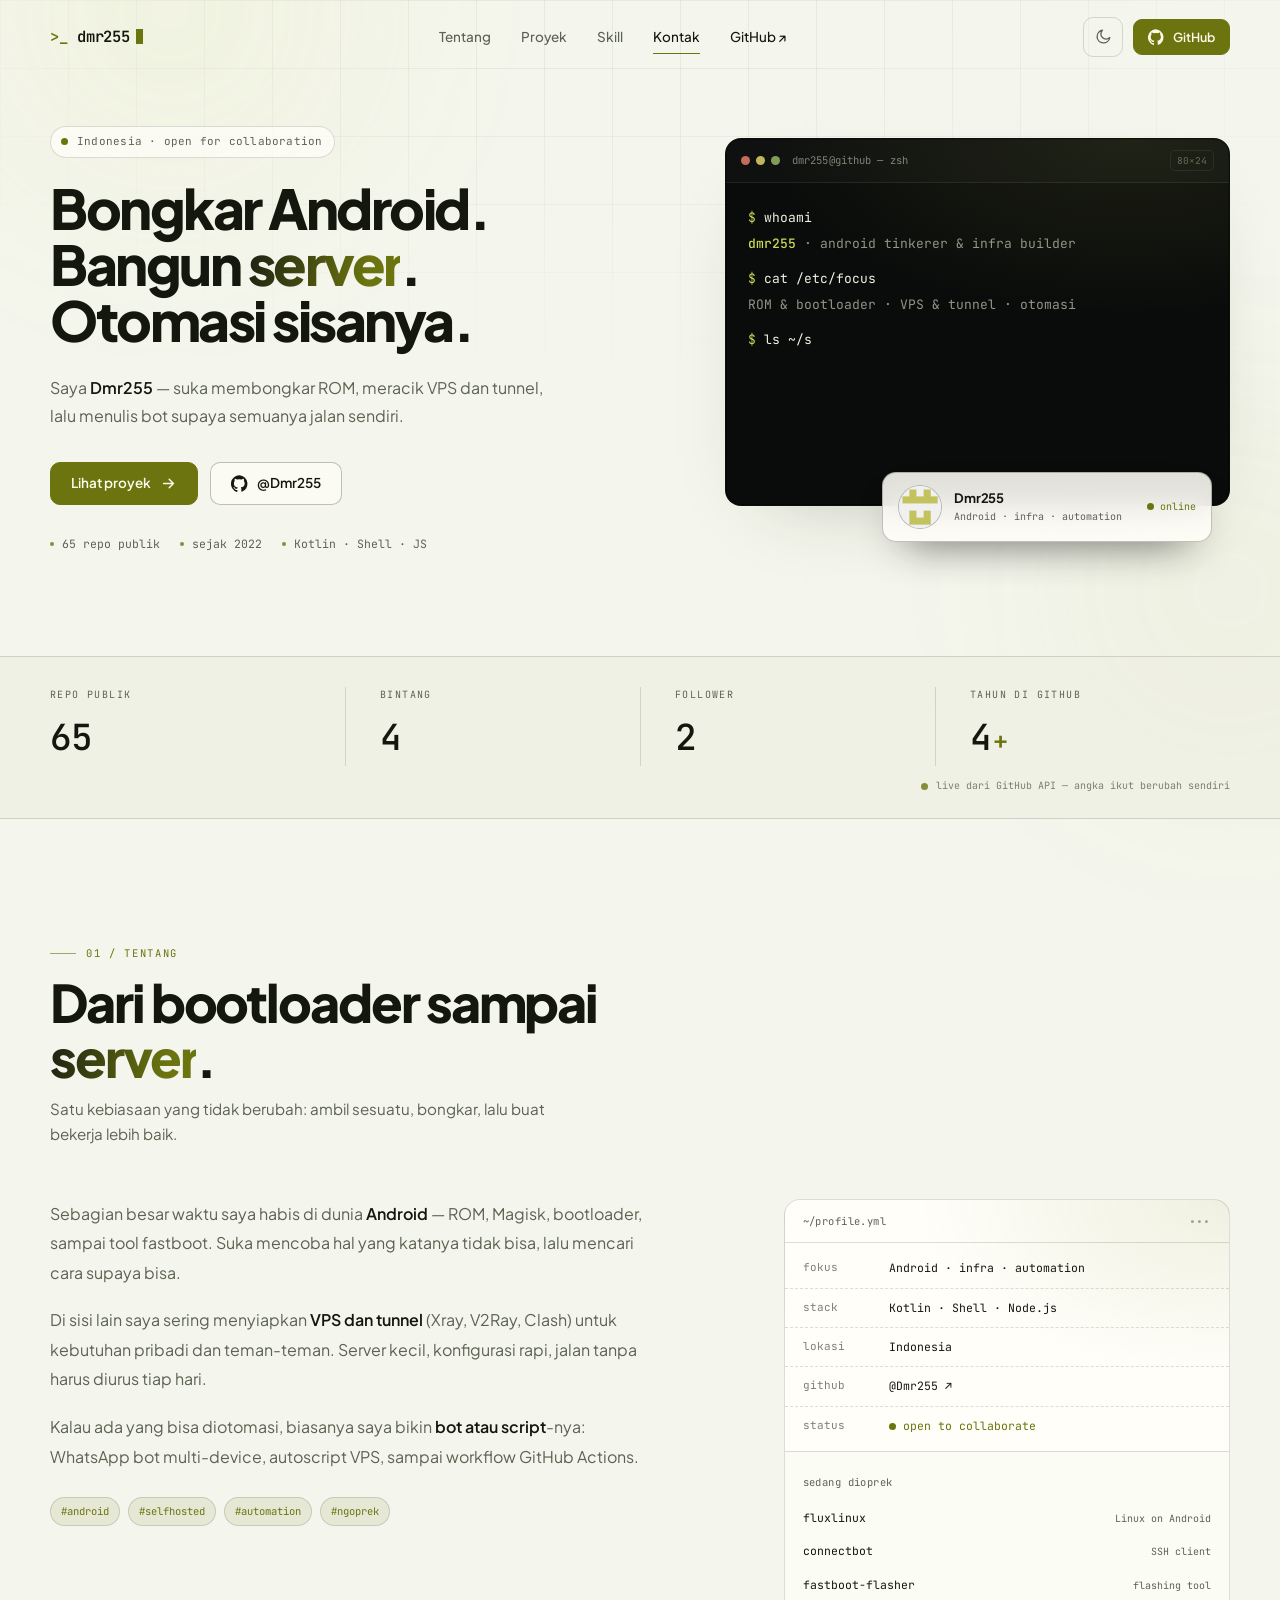
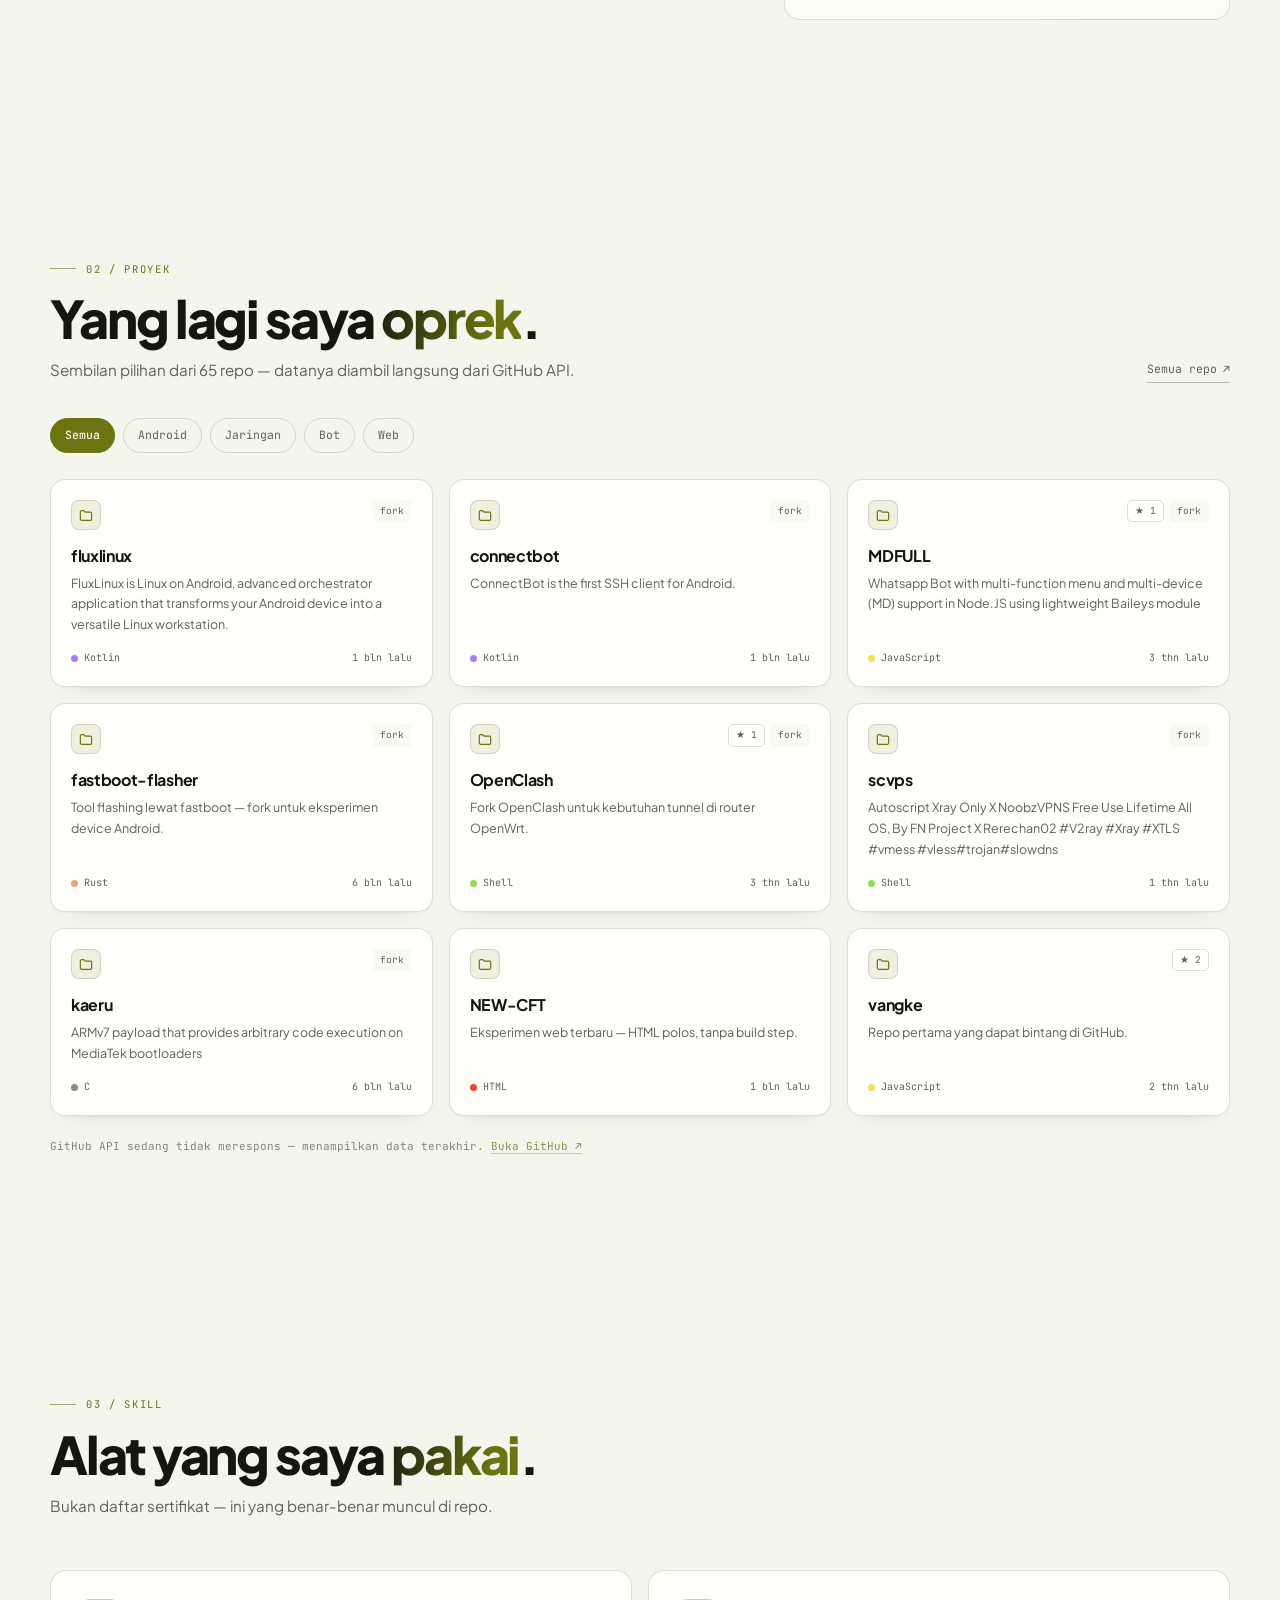
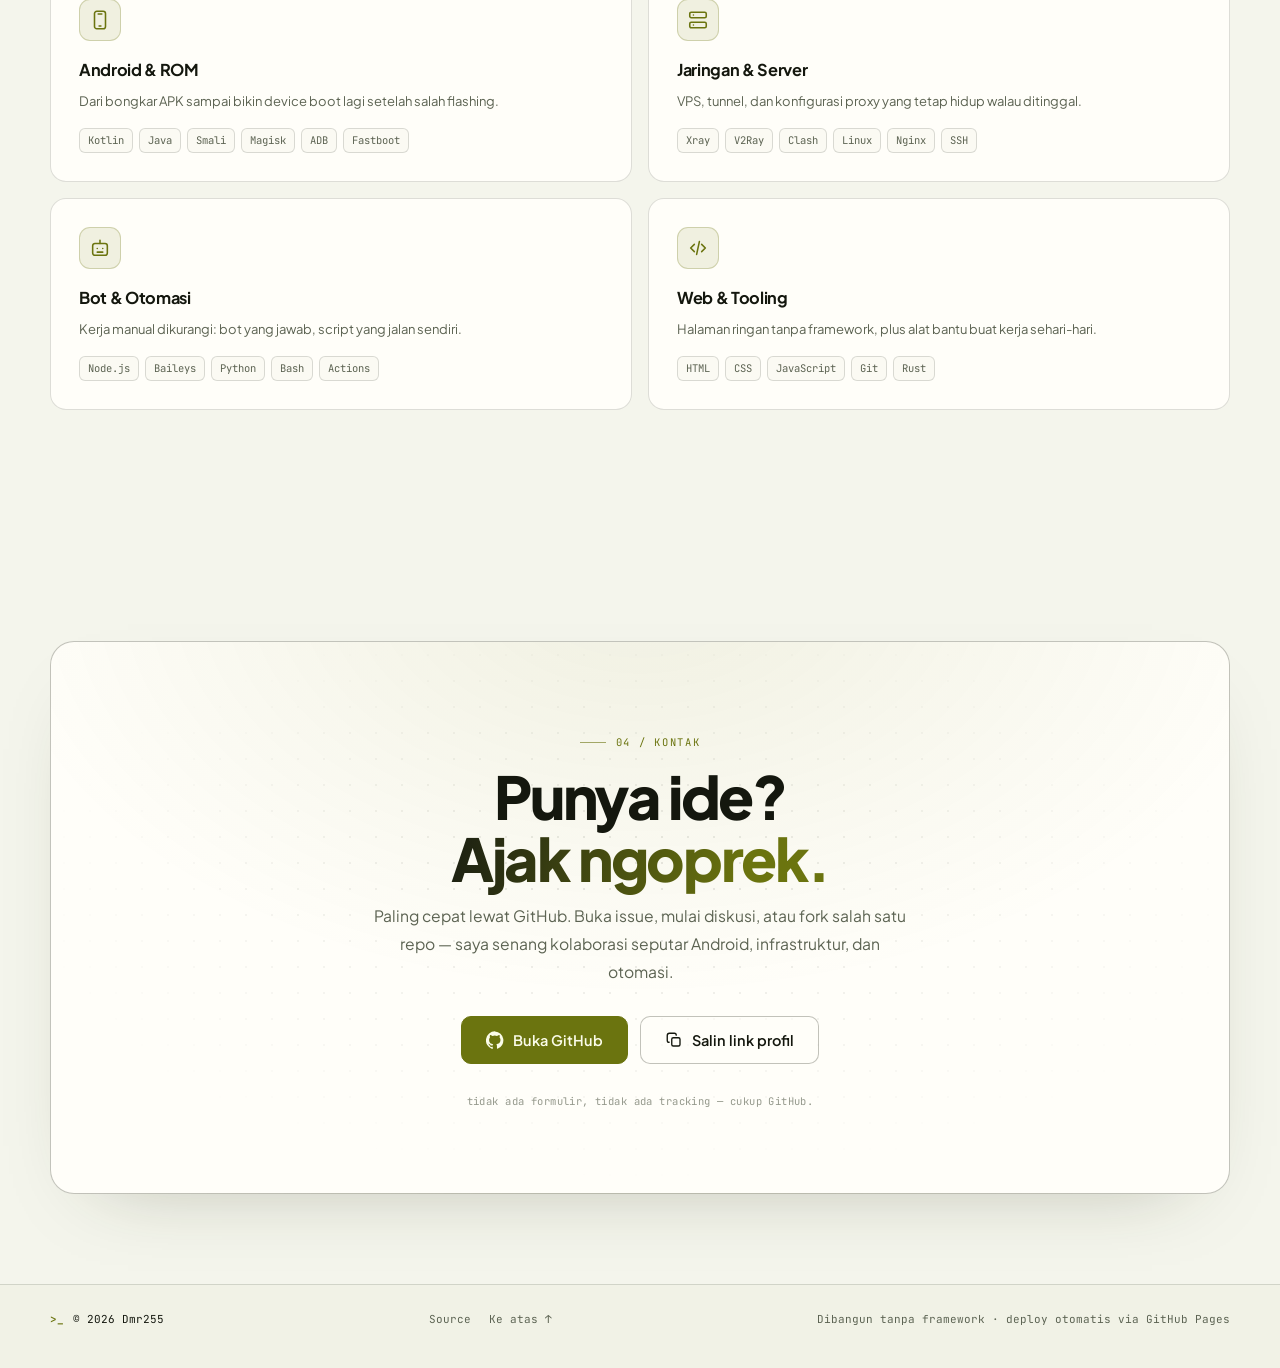
<file: index.html>
<!doctype html>
<html lang="id" class="no-js">
<head>
<meta charset="utf-8">
<meta name="viewport" content="width=device-width, initial-scale=1">
<title>Dmr255 — Android, Server &amp; Bot Tinkerer</title>
<meta name="description" content="Portofolio Dmr255 — ngoprek Android, meracik VPS dan tunnel, lalu menulis bot supaya semuanya jalan sendiri. 65 repo publik sejak 2022.">
<meta name="author" content="Dmr255">
<meta name="theme-color" content="#07080a" media="(prefers-color-scheme: dark)">
<meta name="theme-color" content="#f4f5ec" media="(prefers-color-scheme: light)">
<link rel="canonical" href="https://dmr255.github.io/">

<meta property="og:type" content="website">
<meta property="og:site_name" content="Dmr255">
<meta property="og:locale" content="id_ID">
<meta property="og:title" content="Dmr255 — Android, Server &amp; Bot Tinkerer">
<meta property="og:description" content="Bongkar Android. Bangun server. Otomasi sisanya. Portofolio Dmr255.">
<meta property="og:url" content="https://dmr255.github.io/">
<meta property="og:image" content="https://dmr255.github.io/og-image.png">
<meta property="og:image:width" content="1200">
<meta property="og:image:height" content="630">
<meta name="twitter:card" content="summary_large_image">
<meta name="twitter:title" content="Dmr255 — Android, Server &amp; Bot Tinkerer">
<meta name="twitter:description" content="Bongkar Android. Bangun server. Otomasi sisanya.">
<meta name="twitter:image" content="https://dmr255.github.io/og-image.png">

<link rel="icon" href="assets/favicon.svg" type="image/svg+xml">
<link rel="apple-touch-icon" href="assets/avatar.png">
<link rel="manifest" href="site.webmanifest">
<link rel="preconnect" href="https://fonts.googleapis.com">
<link rel="preconnect" href="https://fonts.gstatic.com" crossorigin>
<link href="https://fonts.googleapis.com/css2?family=JetBrains+Mono:wght@400;500;600&family=Plus+Jakarta+Sans:wght@400;500;600;700;800&display=swap" rel="stylesheet">
<link rel="stylesheet" href="assets/styles.css">

<script>
  document.documentElement.classList.remove('no-js');
  document.documentElement.classList.add('js');
  (function () {
    try {
      var saved = localStorage.getItem('dmr-theme');
      var light = window.matchMedia('(prefers-color-scheme: light)').matches;
      document.documentElement.dataset.theme = saved || (light ? 'light' : 'dark');
    } catch (e) {
      document.documentElement.dataset.theme = 'dark';
    }
  })();
</script>

<script type="application/ld+json">
{
  "@context": "https://schema.org",
  "@type": "Person",
  "name": "Dmr255",
  "url": "https://github.com/Dmr255",
  "image": "https://dmr255.github.io/assets/avatar.png",
  "jobTitle": "Android & Infrastructure Tinkerer",
  "sameAs": ["https://github.com/Dmr255"],
  "knowsAbout": ["Android", "Kotlin", "Magisk", "Xray", "V2Ray", "Linux", "Node.js", "Automation"]
}
</script>
</head>
<body>
<a class="skip-link" href="#main">Langsung ke konten</a>

<div class="backdrop" aria-hidden="true">
  <div class="glow glow-a"></div>
  <div class="glow glow-b"></div>
</div>

<header class="site-header" id="siteHeader">
  <div class="wrap header-inner">
    <a class="brand" href="#top" aria-label="Dmr255 — kembali ke atas">
      <span class="brand-mark" aria-hidden="true">&gt;_</span>
      <span class="brand-text">dmr255</span>
      <span class="brand-caret" aria-hidden="true"></span>
    </a>

    <nav class="nav" id="navMenu" aria-label="Navigasi utama">
      <a class="nav-link" href="#tentang">Tentang</a>
      <a class="nav-link" href="#proyek">Proyek</a>
      <a class="nav-link" href="#skill">Skill</a>
      <a class="nav-link" href="#kontak">Kontak</a>
      <a class="nav-link nav-ext" href="https://github.com/Dmr255" target="_blank" rel="noopener">GitHub <span aria-hidden="true">↗</span></a>
    </nav>

    <div class="header-actions">
      <button class="icon-btn theme-toggle" id="themeToggle" type="button" aria-label="Ganti tema terang/gelap">
        <svg class="icon-sun" viewBox="0 0 24 24" width="18" height="18" aria-hidden="true" fill="none" stroke="currentColor" stroke-width="1.8" stroke-linecap="round"><circle cx="12" cy="12" r="4"/><path d="M12 2v2M12 20v2M4.9 4.9l1.4 1.4M17.7 17.7l1.4 1.4M2 12h2M20 12h2M4.9 19.1l1.4-1.4M17.7 6.3l1.4-1.4"/></svg>
        <svg class="icon-moon" viewBox="0 0 24 24" width="18" height="18" aria-hidden="true" fill="none" stroke="currentColor" stroke-width="1.8" stroke-linecap="round" stroke-linejoin="round"><path d="M21 12.8A8.5 8.5 0 1 1 11.2 3a6.8 6.8 0 0 0 9.8 9.8Z"/></svg>
      </button>
      <a class="btn btn-small btn-primary header-cta" href="https://github.com/Dmr255" target="_blank" rel="noopener">
        <svg viewBox="0 0 24 24" width="16" height="16" aria-hidden="true" fill="currentColor"><path d="M12 .5a12 12 0 0 0-3.8 23.4c.6.1.8-.3.8-.6v-2.2c-3.3.7-4-1.6-4-1.6-.6-1.4-1.4-1.8-1.4-1.8-1-.7.1-.7.1-.7 1.2.1 1.8 1.2 1.8 1.2 1 1.8 2.8 1.3 3.4 1 .1-.8.4-1.3.7-1.6-2.7-.3-5.5-1.3-5.5-5.9 0-1.3.5-2.4 1.2-3.2-.1-.3-.5-1.5.1-3.2 0 0 1-.3 3.3 1.2a11.5 11.5 0 0 1 6 0c2.3-1.5 3.3-1.2 3.3-1.2.6 1.7.2 2.9.1 3.2.8.8 1.2 1.9 1.2 3.2 0 4.6-2.8 5.6-5.5 5.9.4.4.8 1.1.8 2.2v3.3c0 .3.2.7.8.6A12 12 0 0 0 12 .5Z"/></svg>
        <span>GitHub</span>
      </a>
      <button class="icon-btn burger" id="burger" type="button" aria-label="Buka menu" aria-expanded="false" aria-controls="navMenu">
        <span></span><span></span>
      </button>
    </div>
  </div>
</header>

<main id="main">

  <!-- ============ HERO ============ -->
  <section class="hero" id="top">
    <div class="wrap hero-grid">
      <div class="hero-copy">
        <p class="eyebrow"><span class="pulse" aria-hidden="true"></span> Indonesia · open for collaboration</p>
        <h1>
          Bongkar Android.<br>
          Bangun <span class="hl">server</span>.<br>
          Otomasi sisanya.
        </h1>
        <p class="lead">
          Saya <strong>Dmr255</strong> — suka membongkar ROM, meracik VPS dan tunnel,
          lalu menulis bot supaya semuanya jalan sendiri.
        </p>
        <div class="hero-cta">
          <a class="btn btn-primary" href="#proyek">
            Lihat proyek
            <svg viewBox="0 0 24 24" width="17" height="17" aria-hidden="true" fill="none" stroke="currentColor" stroke-width="2" stroke-linecap="round" stroke-linejoin="round"><path d="M5 12h14M13 6l6 6-6 6"/></svg>
          </a>
          <a class="btn btn-ghost" href="https://github.com/Dmr255" target="_blank" rel="noopener">
            <svg viewBox="0 0 24 24" width="17" height="17" aria-hidden="true" fill="currentColor"><path d="M12 .5a12 12 0 0 0-3.8 23.4c.6.1.8-.3.8-.6v-2.2c-3.3.7-4-1.6-4-1.6-.6-1.4-1.4-1.8-1.4-1.8-1-.7.1-.7.1-.7 1.2.1 1.8 1.2 1.8 1.2 1 1.8 2.8 1.3 3.4 1 .1-.8.4-1.3.7-1.6-2.7-.3-5.5-1.3-5.5-5.9 0-1.3.5-2.4 1.2-3.2-.1-.3-.5-1.5.1-3.2 0 0 1-.3 3.3 1.2a11.5 11.5 0 0 1 6 0c2.3-1.5 3.3-1.2 3.3-1.2.6 1.7.2 2.9.1 3.2.8.8 1.2 1.9 1.2 3.2 0 4.6-2.8 5.6-5.5 5.9.4.4.8 1.1.8 2.2v3.3c0 .3.2.7.8.6A12 12 0 0 0 12 .5Z"/></svg>
            @Dmr255
          </a>
        </div>
        <ul class="hero-meta">
          <li><span class="dot" aria-hidden="true"></span>65 repo publik</li>
          <li><span class="dot" aria-hidden="true"></span>sejak 2022</li>
          <li><span class="dot" aria-hidden="true"></span>Kotlin · Shell · JS</li>
        </ul>
      </div>

      <div class="hero-side">
        <div class="terminal" aria-label="Terminal interaktif yang menampilkan ringkasan profil">
          <div class="terminal-bar">
            <span class="lights" aria-hidden="true"><i></i><i></i><i></i></span>
            <span class="terminal-title">dmr255@github — zsh</span>
            <span class="terminal-badge">80×24</span>
          </div>
          <div class="terminal-body" id="term" aria-live="off">
            <div class="term-line"><span class="prompt">$</span><span class="cmd">whoami</span></div>
            <div class="term-line out"><strong>dmr255</strong> · android tinkerer &amp; infra builder</div>
            <div class="term-line gap"></div>
            <div class="term-line"><span class="prompt">$</span><span class="cmd">cat /etc/focus</span></div>
            <div class="term-line out">ROM &amp; bootloader · VPS &amp; tunnel · otomasi</div>
            <div class="term-line gap"></div>
            <div class="term-line"><span class="prompt">$</span><span class="cmd">ls ~/stack</span></div>
            <div class="term-line out">kotlin  smali  magisk  bash  node  xray</div>
            <div class="term-line gap"></div>
            <div class="term-line"><span class="prompt">$</span><span class="cmd">uptime</span></div>
            <div class="term-line out">sejak 2022 — masih penasaran, masih ngoprek</div>
            <div class="term-line"><span class="prompt">$</span><span class="cursor"></span></div>
          </div>
        </div>

        <div class="id-card">
          <img class="avatar" src="assets/avatar.png" width="52" height="52" alt="Avatar Dmr255" loading="eager">
          <div class="id-copy">
            <strong>Dmr255</strong>
            <span>Android · infra · automation</span>
          </div>
          <span class="id-status"><span class="pulse" aria-hidden="true"></span>online</span>
        </div>
      </div>
    </div>
  </section>

  <!-- ============ STATS ============ -->
  <section class="stats-band" aria-label="Statistik GitHub">
    <div class="wrap">
      <dl class="stats">
        <div class="stat">
          <dt>Repo publik</dt>
          <dd><span class="stat-num" data-stat="repos">65</span></dd>
        </div>
        <div class="stat">
          <dt>Bintang</dt>
          <dd><span class="stat-num" data-stat="stars">4</span></dd>
        </div>
        <div class="stat">
          <dt>Follower</dt>
          <dd><span class="stat-num" data-stat="followers">2</span></dd>
        </div>
        <div class="stat">
          <dt>Tahun di GitHub</dt>
          <dd><span class="stat-num" data-stat="years">4</span><span class="stat-suffix">+</span></dd>
        </div>
      </dl>
      <p class="stats-note"><span class="pulse" aria-hidden="true"></span> live dari GitHub API — angka ikut berubah sendiri</p>
    </div>
  </section>

  <!-- ============ TENTANG ============ -->
  <section class="section" id="tentang">
    <div class="wrap">
      <div class="section-head reveal">
        <span class="kicker">01 / Tentang</span>
        <h2>Dari bootloader sampai <span class="hl">server</span>.</h2>
        <p class="section-sub">Satu kebiasaan yang tidak berubah: ambil sesuatu, bongkar, lalu buat bekerja lebih baik.</p>
      </div>

      <div class="about-grid">
        <div class="about-copy reveal">
          <p>
            Sebagian besar waktu saya habis di dunia <strong>Android</strong> — ROM, Magisk, bootloader,
            sampai tool fastboot. Suka mencoba hal yang katanya tidak bisa, lalu mencari cara supaya bisa.
          </p>
          <p>
            Di sisi lain saya sering menyiapkan <strong>VPS dan tunnel</strong> (Xray, V2Ray, Clash) untuk
            kebutuhan pribadi dan teman-teman. Server kecil, konfigurasi rapi, jalan tanpa harus diurus tiap hari.
          </p>
          <p>
            Kalau ada yang bisa diotomasi, biasanya saya bikin <strong>bot atau script</strong>-nya:
            WhatsApp bot multi-device, autoscript VPS, sampai workflow GitHub Actions.
          </p>
          <div class="about-tags">
            <span>#android</span><span>#selfhosted</span><span>#automation</span><span>#ngoprek</span>
          </div>
        </div>

        <aside class="facts-card reveal" aria-label="Ringkasan profil">
          <div class="facts-head">
            <span class="mono-label">~/profile.yml</span>
            <span class="facts-dots" aria-hidden="true">•••</span>
          </div>
          <dl class="facts">
            <div><dt>fokus</dt><dd>Android · infra · automation</dd></div>
            <div><dt>stack</dt><dd>Kotlin · Shell · Node.js</dd></div>
            <div><dt>lokasi</dt><dd>Indonesia</dd></div>
            <div><dt>github</dt><dd><a href="https://github.com/Dmr255" target="_blank" rel="noopener">@Dmr255 ↗</a></dd></div>
            <div><dt>status</dt><dd class="ok"><span class="pulse" aria-hidden="true"></span>open to collaborate</dd></div>
          </dl>
          <div class="facts-now">
            <span class="mono-label">sedang dioprek</span>
            <ul>
              <li><a href="https://github.com/Dmr255/fluxlinux" target="_blank" rel="noopener">fluxlinux <span>Linux on Android</span></a></li>
              <li><a href="https://github.com/Dmr255/connectbot" target="_blank" rel="noopener">connectbot <span>SSH client</span></a></li>
              <li><a href="https://github.com/Dmr255/fastboot-flasher" target="_blank" rel="noopener">fastboot-flasher <span>flashing tool</span></a></li>
            </ul>
          </div>
        </aside>
      </div>
    </div>
  </section>

  <!-- ============ PROYEK ============ -->
  <section class="section" id="proyek">
    <div class="wrap">
      <div class="section-head section-head-row reveal">
        <div>
          <span class="kicker">02 / Proyek</span>
          <h2>Yang lagi saya <span class="hl">oprek</span>.</h2>
          <p class="section-sub">Sembilan pilihan dari 65 repo — datanya diambil langsung dari GitHub API.</p>
        </div>
        <a class="text-link" href="https://github.com/Dmr255?tab=repositories" target="_blank" rel="noopener">
          Semua repo <span aria-hidden="true">↗</span>
        </a>
      </div>

      <div class="filters reveal" role="group" aria-label="Filter kategori proyek">
        <button class="chip is-active" type="button" data-filter="all" aria-pressed="true">Semua</button>
        <button class="chip" type="button" data-filter="android" aria-pressed="false">Android</button>
        <button class="chip" type="button" data-filter="network" aria-pressed="false">Jaringan</button>
        <button class="chip" type="button" data-filter="bot" aria-pressed="false">Bot</button>
        <button class="chip" type="button" data-filter="web" aria-pressed="false">Web</button>
      </div>

      <div class="repo-grid" id="repoGrid">
        <div class="repo-skeleton"></div>
        <div class="repo-skeleton"></div>
        <div class="repo-skeleton"></div>
        <div class="repo-skeleton"></div>
        <div class="repo-skeleton"></div>
        <div class="repo-skeleton"></div>
      </div>

      <p class="repo-status" id="repoStatus" role="status">Memuat repo dari GitHub…</p>
    </div>
  </section>

  <!-- ============ SKILL ============ -->
  <section class="section" id="skill">
    <div class="wrap">
      <div class="section-head reveal">
        <span class="kicker">03 / Skill</span>
        <h2>Alat yang saya <span class="hl">pakai</span>.</h2>
        <p class="section-sub">Bukan daftar sertifikat — ini yang benar-benar muncul di repo.</p>
      </div>

      <div class="skill-grid">
        <article class="skill-card reveal" style="--d:0ms">
          <div class="skill-icon" aria-hidden="true">
            <svg viewBox="0 0 24 24" width="22" height="22" fill="none" stroke="currentColor" stroke-width="1.7" stroke-linecap="round" stroke-linejoin="round"><rect x="6" y="2.5" width="12" height="19" rx="2.5"/><path d="M10 5.5h4M11 18.5h2"/></svg>
          </div>
          <h3>Android &amp; ROM</h3>
          <p>Dari bongkar APK sampai bikin device boot lagi setelah salah flashing.</p>
          <ul class="tag-list">
            <li>Kotlin</li><li>Java</li><li>Smali</li><li>Magisk</li><li>ADB</li><li>Fastboot</li>
          </ul>
        </article>

        <article class="skill-card reveal" style="--d:80ms">
          <div class="skill-icon" aria-hidden="true">
            <svg viewBox="0 0 24 24" width="22" height="22" fill="none" stroke="currentColor" stroke-width="1.7" stroke-linecap="round" stroke-linejoin="round"><rect x="3" y="3.5" width="18" height="6" rx="1.6"/><rect x="3" y="14.5" width="18" height="6" rx="1.6"/><path d="M7 6.5h.01M7 17.5h.01"/></svg>
          </div>
          <h3>Jaringan &amp; Server</h3>
          <p>VPS, tunnel, dan konfigurasi proxy yang tetap hidup walau ditinggal.</p>
          <ul class="tag-list">
            <li>Xray</li><li>V2Ray</li><li>Clash</li><li>Linux</li><li>Nginx</li><li>SSH</li>
          </ul>
        </article>

        <article class="skill-card reveal" style="--d:160ms">
          <div class="skill-icon" aria-hidden="true">
            <svg viewBox="0 0 24 24" width="22" height="22" fill="none" stroke="currentColor" stroke-width="1.7" stroke-linecap="round" stroke-linejoin="round"><rect x="4" y="7" width="16" height="13" rx="2.5"/><path d="M12 7V3.5M9 12.5h.01M15 12.5h.01M9 16.5h6"/></svg>
          </div>
          <h3>Bot &amp; Otomasi</h3>
          <p>Kerja manual dikurangi: bot yang jawab, script yang jalan sendiri.</p>
          <ul class="tag-list">
            <li>Node.js</li><li>Baileys</li><li>Python</li><li>Bash</li><li>Actions</li>
          </ul>
        </article>

        <article class="skill-card reveal" style="--d:240ms">
          <div class="skill-icon" aria-hidden="true">
            <svg viewBox="0 0 24 24" width="22" height="22" fill="none" stroke="currentColor" stroke-width="1.7" stroke-linecap="round" stroke-linejoin="round"><path d="m8 8-4 4 4 4M16 8l4 4-4 4M13.5 5l-3 14"/></svg>
          </div>
          <h3>Web &amp; Tooling</h3>
          <p>Halaman ringan tanpa framework, plus alat bantu buat kerja sehari-hari.</p>
          <ul class="tag-list">
            <li>HTML</li><li>CSS</li><li>JavaScript</li><li>Git</li><li>Rust</li>
          </ul>
        </article>
      </div>
    </div>
  </section>

  <!-- ============ KONTAK ============ -->
  <section class="section section-contact" id="kontak">
    <div class="wrap">
      <div class="contact-panel reveal">
        <span class="kicker">04 / Kontak</span>
        <h2>Punya ide?<br><span class="hl">Ajak ngoprek.</span></h2>
        <p>
          Paling cepat lewat GitHub. Buka issue, mulai diskusi, atau fork salah satu repo —
          saya senang kolaborasi seputar Android, infrastruktur, dan otomasi.
        </p>
        <div class="contact-actions">
          <a class="btn btn-primary btn-lg" href="https://github.com/Dmr255" target="_blank" rel="noopener">
            <svg viewBox="0 0 24 24" width="18" height="18" aria-hidden="true" fill="currentColor"><path d="M12 .5a12 12 0 0 0-3.8 23.4c.6.1.8-.3.8-.6v-2.2c-3.3.7-4-1.6-4-1.6-.6-1.4-1.4-1.8-1.4-1.8-1-.7.1-.7.1-.7 1.2.1 1.8 1.2 1.8 1.2 1 1.8 2.8 1.3 3.4 1 .1-.8.4-1.3.7-1.6-2.7-.3-5.5-1.3-5.5-5.9 0-1.3.5-2.4 1.2-3.2-.1-.3-.5-1.5.1-3.2 0 0 1-.3 3.3 1.2a11.5 11.5 0 0 1 6 0c2.3-1.5 3.3-1.2 3.3-1.2.6 1.7.2 2.9.1 3.2.8.8 1.2 1.9 1.2 3.2 0 4.6-2.8 5.6-5.5 5.9.4.4.8 1.1.8 2.2v3.3c0 .3.2.7.8.6A12 12 0 0 0 12 .5Z"/></svg>
            Buka GitHub
          </a>
          <button class="btn btn-ghost btn-lg" type="button" id="copyProfile">
            <svg viewBox="0 0 24 24" width="18" height="18" aria-hidden="true" fill="none" stroke="currentColor" stroke-width="1.8" stroke-linecap="round" stroke-linejoin="round"><rect x="9" y="9" width="11" height="11" rx="2"/><path d="M15 5.5A2.5 2.5 0 0 0 12.5 3H6a3 3 0 0 0-3 3v6.5A2.5 2.5 0 0 0 5.5 15"/></svg>
            <span class="copy-label">Salin link profil</span>
          </button>
        </div>
        <p class="contact-note mono-label">tidak ada formulir, tidak ada tracking — cukup GitHub.</p>
      </div>
    </div>
  </section>

</main>

<footer class="site-footer">
  <div class="wrap footer-inner">
    <div class="footer-brand">
      <span class="brand-mark" aria-hidden="true">&gt;_</span>
      <span>© <span id="year">2026</span> Dmr255</span>
    </div>
    <p class="footer-note">Dibangun tanpa framework · deploy otomatis via GitHub Pages</p>
    <div class="footer-links">
      <a href="https://github.com/Dmr255/Dmr255.github.io" target="_blank" rel="noopener">Source</a>
      <a href="#top">Ke atas ↑</a>
    </div>
  </div>
</footer>

<script src="assets/app.js" defer></script>
</body>
</html>
</file>
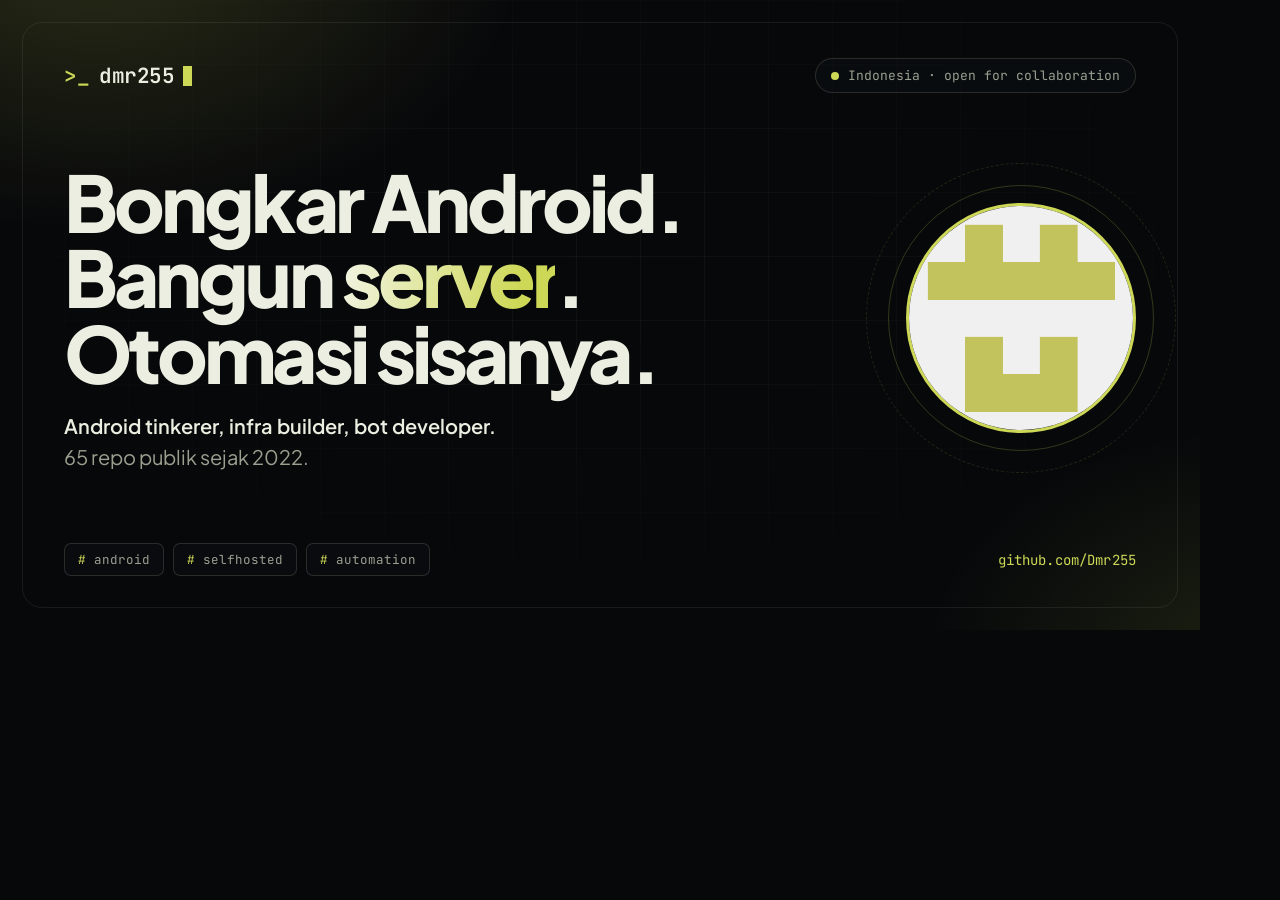
<file: tools/og.html>
<!doctype html>
<html lang="id">
<head>
<meta charset="utf-8">
<title>OG image — Dmr255</title>
<link rel="preconnect" href="https://fonts.googleapis.com">
<link rel="preconnect" href="https://fonts.gstatic.com" crossorigin>
<link href="https://fonts.googleapis.com/css2?family=JetBrains+Mono:wght@400;500;600&family=Plus+Jakarta+Sans:wght@400;600;700;800&display=swap" rel="stylesheet">
<style>
  :root {
    --bg: #07080a;
    --text: #eceee1;
    --muted: #9aa090;
    --accent: #ced857;
    --line: rgba(236, 240, 214, 0.14);
  }
  * { box-sizing: border-box; }
  html, body {
    width: 1200px;
    height: 630px;
    margin: 0;
    overflow: hidden;
    background: var(--bg);
    color: var(--text);
    font-family: "Plus Jakarta Sans", system-ui, sans-serif;
  }
  .stage {
    position: relative;
    width: 1200px;
    height: 630px;
    padding: 58px 64px 54px;
    display: flex;
    flex-direction: column;
    justify-content: space-between;
    background:
      radial-gradient(58% 75% at 8% -10%, rgba(206, 216, 87, 0.18), transparent 62%),
      radial-gradient(45% 60% at 105% 105%, rgba(140, 170, 60, 0.16), transparent 62%),
      var(--bg);
    overflow: hidden;
  }
  .stage::before {
    content: "";
    position: absolute;
    inset: 0;
    background-image:
      linear-gradient(rgba(220, 230, 190, 0.05) 1px, transparent 1px),
      linear-gradient(90deg, rgba(220, 230, 190, 0.05) 1px, transparent 1px);
    background-size: 64px 64px;
    -webkit-mask-image: radial-gradient(ellipse 75% 80% at 50% 40%, #000, transparent 78%);
    mask-image: radial-gradient(ellipse 75% 80% at 50% 40%, #000, transparent 78%);
  }
  .stage::after {
    content: "";
    position: absolute;
    inset: 22px;
    border: 1px solid rgba(236, 240, 214, 0.08);
    border-radius: 20px;
    pointer-events: none;
  }
  .top, .mid, .bottom { position: relative; z-index: 2; }
  .top { display: flex; align-items: center; justify-content: space-between; }
  .brand {
    display: inline-flex;
    align-items: center;
    gap: 10px;
    font-family: "JetBrains Mono", monospace;
    font-size: 21px;
    font-weight: 600;
    letter-spacing: -0.02em;
  }
  .brand b { color: var(--accent); font-weight: 600; }
  .caret { width: 9px; height: 20px; background: var(--accent); margin-left: -2px; }
  .badge {
    display: inline-flex;
    align-items: center;
    gap: 9px;
    padding: 8px 15px;
    border: 1px solid var(--line);
    border-radius: 999px;
    font-family: "JetBrains Mono", monospace;
    font-size: 13px;
    color: var(--muted);
    background: rgba(13, 16, 19, 0.6);
  }
  .pulse { width: 8px; height: 8px; border-radius: 50%; background: var(--accent); }

  .mid { display: flex; align-items: center; justify-content: space-between; gap: 50px; }

  h1 {
    margin: 0 0 20px;
    font-size: 78px;
    line-height: 0.97;
    letter-spacing: -0.05em;
    font-weight: 800;
  }
  h1 span {
    background: linear-gradient(100deg, #f3f5e7 0%, #ced857 82%);
    -webkit-background-clip: text;
    background-clip: text;
    color: transparent;
  }
  .sub {
    margin: 0;
    max-width: 600px;
    font-size: 20px;
    line-height: 1.55;
    color: var(--muted);
  }
  .sub b { color: var(--text); font-weight: 600; }

  .portrait {
    position: relative;
    flex-shrink: 0;
    width: 230px;
    height: 230px;
    display: grid;
    place-items: center;
  }
  .portrait::before {
    content: "";
    position: absolute;
    inset: -18px;
    border-radius: 50%;
    border: 1px solid rgba(206, 216, 87, 0.22);
  }
  .portrait::after {
    content: "";
    position: absolute;
    inset: -40px;
    border-radius: 50%;
    border: 1px dashed rgba(206, 216, 87, 0.14);
  }
  .portrait img {
    width: 230px;
    height: 230px;
    border-radius: 50%;
    border: 3px solid var(--accent);
    background: #f0f0f0;
    object-fit: cover;
  }

  .bottom { display: flex; align-items: center; justify-content: space-between; gap: 20px; }
  .chips { display: flex; gap: 9px; }
  .chips span {
    padding: 7px 13px;
    border: 1px solid var(--line);
    border-radius: 7px;
    font-family: "JetBrains Mono", monospace;
    font-size: 12.5px;
    color: var(--muted);
    background: rgba(13, 16, 19, 0.55);
  }
  .chips span i { color: var(--accent); font-style: normal; }
  .url {
    font-family: "JetBrains Mono", monospace;
    font-size: 14px;
    color: var(--accent);
    letter-spacing: 0.01em;
  }
</style>
</head>
<body>
  <div class="stage">
    <div class="top">
      <span class="brand"><b>&gt;_</b> dmr255<span class="caret"></span></span>
      <span class="badge"><span class="pulse"></span> Indonesia · open for collaboration</span>
    </div>

    <div class="mid">
      <div>
        <h1>Bongkar Android.<br>Bangun <span>server</span>.<br>Otomasi sisanya.</h1>
        <p class="sub"><b>Android tinkerer, infra builder, bot developer.</b><br>65 repo publik sejak 2022.</p>
      </div>
      <div class="portrait">
        <img src="../assets/avatar.png" alt="">
      </div>
    </div>

    <div class="bottom">
      <div class="chips">
        <span><i>#</i> android</span>
        <span><i>#</i> selfhosted</span>
        <span><i>#</i> automation</span>
      </div>
      <span class="url">github.com/Dmr255</span>
    </div>
  </div>
</body>
</html>
</file>
<file: assets/styles.css>
/* =========================================================
   Dmr255 — portfolio
   Palette diambil dari avatar: olive-lime + off-white.
   ========================================================= */

:root {
  color-scheme: dark;
  --bg: #07080a;
  --bg-soft: #0a0c0e;
  --surface: #0d1013;
  --surface-2: #12161a;
  --line: rgba(236, 240, 214, 0.09);
  --line-strong: rgba(236, 240, 214, 0.18);
  --text: #eceee1;
  --muted: #9aa090;
  --accent: #ced857;
  --accent-2: #e8ef9a;
  --accent-ink: #0b0c05;
  --accent-soft: rgba(206, 216, 87, 0.12);
  --grid: rgba(220, 230, 190, 0.05);
  --hl1: #f3f5e7;
  --hl2: #ced857;
  --shadow: 0 30px 90px -45px rgba(0, 0, 0, 0.95);
  --font-sans: "Plus Jakarta Sans", system-ui, -apple-system, "Segoe UI", sans-serif;
  --font-mono: "JetBrains Mono", ui-monospace, "SFMono-Regular", Menlo, monospace;
  --ease: cubic-bezier(0.22, 0.68, 0.2, 1);
}

[data-theme="light"] {
  color-scheme: light;
  --bg: #f4f5ec;
  --bg-soft: #eef0e3;
  --surface: #fffef9;
  --surface-2: #f7f8ee;
  --line: rgba(20, 24, 10, 0.14);
  --line-strong: rgba(20, 24, 10, 0.26);
  --text: #14170e;
  --muted: #5c6352;
  --accent: #6b740f;
  --accent-2: #4f5708;
  --accent-ink: #fbfce9;
  --accent-soft: rgba(107, 116, 15, 0.1);
  --grid: rgba(40, 50, 20, 0.06);
  --hl1: #1b1f12;
  --hl2: #6b740f;
  --shadow: 0 30px 80px -50px rgba(40, 45, 20, 0.35);
}

*,
*::before,
*::after {
  box-sizing: border-box;
}

html {
  scroll-behavior: smooth;
  scroll-padding-top: 96px;
  -webkit-text-size-adjust: 100%;
}

html,
body {
  overflow-x: clip;
}

body {
  margin: 0;
  background: var(--bg);
  color: var(--text);
  font-family: var(--font-sans);
  font-size: 16px;
  line-height: 1.6;
  -webkit-font-smoothing: antialiased;
  text-rendering: optimizeLegibility;
}

img {
  max-width: 100%;
  display: block;
}

a {
  color: inherit;
  text-decoration: none;
}

button {
  font: inherit;
  color: inherit;
}

::selection {
  background: var(--accent);
  color: var(--accent-ink);
}

:focus-visible {
  outline: 2px solid var(--accent);
  outline-offset: 3px;
  border-radius: 4px;
}

::-webkit-scrollbar {
  width: 11px;
  height: 11px;
}
::-webkit-scrollbar-thumb {
  background: var(--line-strong);
  border-radius: 99px;
  border: 3px solid var(--bg);
}

.skip-link {
  position: fixed;
  top: -100px;
  left: 16px;
  z-index: 200;
  padding: 10px 16px;
  border-radius: 8px;
  background: var(--accent);
  color: var(--accent-ink);
  font-weight: 700;
  font-size: 13px;
  transition: top 0.2s var(--ease);
}
.skip-link:focus {
  top: 16px;
}

.wrap {
  width: min(1180px, calc(100% - 48px));
  margin-inline: auto;
}

/* ---------- backdrop ---------- */

.backdrop {
  position: fixed;
  inset: 0;
  z-index: -1;
  overflow: hidden;
  pointer-events: none;
  background: var(--bg);
}

.backdrop::before {
  content: "";
  position: absolute;
  inset: 0;
  background-image:
    linear-gradient(var(--grid) 1px, transparent 1px),
    linear-gradient(90deg, var(--grid) 1px, transparent 1px);
  background-size: 68px 68px;
  -webkit-mask-image: radial-gradient(ellipse 85% 55% at 50% 0%, #000 20%, transparent 78%);
  mask-image: radial-gradient(ellipse 85% 55% at 50% 0%, #000 20%, transparent 78%);
}

.glow {
  position: absolute;
  border-radius: 50%;
  filter: blur(90px);
  opacity: 0.85;
}

.glow-a {
  width: 620px;
  height: 620px;
  top: -300px;
  left: -140px;
  background: radial-gradient(circle, rgba(206, 216, 87, 0.2), transparent 65%);
}

.glow-b {
  width: 540px;
  height: 540px;
  top: 320px;
  right: -220px;
  background: radial-gradient(circle, rgba(140, 170, 60, 0.16), transparent 68%);
}

[data-theme="light"] .glow {
  opacity: 0.55;
}

/* ---------- header ---------- */

.site-header {
  position: fixed;
  inset: 0 0 auto;
  z-index: 100;
  transition: background 0.3s var(--ease), border-color 0.3s var(--ease), backdrop-filter 0.3s;
  border-bottom: 1px solid transparent;
}

.site-header.is-scrolled {
  background: color-mix(in srgb, var(--bg) 82%, transparent);
  -webkit-backdrop-filter: blur(14px) saturate(140%);
  backdrop-filter: blur(14px) saturate(140%);
  border-bottom-color: var(--line);
}

.header-inner {
  height: 74px;
  display: flex;
  align-items: center;
  justify-content: space-between;
  gap: 24px;
}

.brand {
  display: inline-flex;
  align-items: center;
  gap: 10px;
  font-family: var(--font-mono);
  font-size: 15.5px;
  font-weight: 600;
  letter-spacing: -0.02em;
  flex-shrink: 0;
}

.brand-mark {
  color: var(--accent);
  font-weight: 600;
}

.brand-caret {
  width: 7px;
  height: 15px;
  margin-left: -4px;
  background: var(--accent);
  animation: blink 1.15s steps(2, start) infinite;
}

.nav {
  display: flex;
  align-items: center;
  gap: 30px;
}

.nav-link {
  position: relative;
  font-size: 13.5px;
  font-weight: 500;
  color: var(--muted);
  transition: color 0.2s var(--ease);
}

.nav-link::after {
  content: "";
  position: absolute;
  left: 0;
  right: 0;
  bottom: -6px;
  height: 1px;
  background: var(--accent);
  transform: scaleX(0);
  transform-origin: left;
  transition: transform 0.25s var(--ease);
}

.nav-link:hover,
.nav-link.is-active {
  color: var(--text);
}

.nav-link:hover::after,
.nav-link.is-active::after {
  transform: scaleX(1);
}

.nav-ext {
  color: var(--text);
}

.header-actions {
  display: flex;
  align-items: center;
  gap: 10px;
}

.icon-btn {
  display: inline-grid;
  place-items: center;
  width: 40px;
  height: 40px;
  padding: 0;
  border: 1px solid var(--line);
  border-radius: 10px;
  background: transparent;
  color: var(--muted);
  cursor: pointer;
  transition: color 0.2s, border-color 0.2s, background 0.2s;
}

.icon-btn:hover {
  color: var(--text);
  border-color: var(--line-strong);
  background: var(--surface);
}

[data-theme="dark"] .icon-moon,
[data-theme="light"] .icon-sun {
  display: none;
}

.burger {
  display: none;
}

.burger span {
  display: block;
  width: 16px;
  height: 1.5px;
  background: currentColor;
  border-radius: 2px;
  transition: transform 0.25s var(--ease), opacity 0.2s;
}

.burger span + span {
  margin-top: 5px;
}

.burger[aria-expanded="true"] span:first-child {
  transform: translateY(3.25px) rotate(45deg);
}

.burger[aria-expanded="true"] span:last-child {
  transform: translateY(-3.25px) rotate(-45deg);
}

/* ---------- buttons ---------- */

.btn {
  display: inline-flex;
  align-items: center;
  justify-content: center;
  gap: 9px;
  padding: 12px 20px;
  border: 1px solid transparent;
  border-radius: 10px;
  font-size: 13.5px;
  font-weight: 600;
  line-height: 1.2;
  white-space: nowrap;
  cursor: pointer;
  transition: transform 0.2s var(--ease), background 0.2s, border-color 0.2s, box-shadow 0.25s, color 0.2s;
}

.btn svg {
  flex-shrink: 0;
}

.btn-primary {
  background: var(--accent);
  color: var(--accent-ink);
  border-color: var(--accent);
}

.btn-primary:hover {
  transform: translateY(-2px);
  box-shadow: 0 14px 34px -14px color-mix(in srgb, var(--accent) 70%, transparent);
}

.btn-ghost {
  background: color-mix(in srgb, var(--surface) 60%, transparent);
  color: var(--text);
  border-color: var(--line-strong);
}

.btn-ghost:hover {
  transform: translateY(-2px);
  border-color: var(--accent);
  background: var(--surface);
}

.btn.is-done {
  border-color: var(--accent);
  color: var(--accent);
}

.btn-small {
  padding: 9px 14px;
  font-size: 12.5px;
  border-radius: 9px;
}

.btn-lg {
  padding: 14px 24px;
  font-size: 14.5px;
}

/* ---------- hero ---------- */

.hero {
  position: relative;
  padding: clamp(118px, 14vh, 168px) 0 clamp(64px, 8vw, 104px);
}

.hero-grid {
  display: grid;
  grid-template-columns: 1.1fr 0.9fr;
  gap: clamp(32px, 4.5vw, 60px);
  align-items: center;
}

.eyebrow {
  display: inline-flex;
  align-items: center;
  gap: 9px;
  margin: 0 0 22px;
  padding: 6px 12px 6px 10px;
  border: 1px solid var(--line);
  border-radius: 999px;
  background: color-mix(in srgb, var(--surface) 70%, transparent);
  font-family: var(--font-mono);
  font-size: 11px;
  letter-spacing: 0.02em;
  color: var(--muted);
}

.pulse {
  width: 7px;
  height: 7px;
  border-radius: 50%;
  background: var(--accent);
  box-shadow: 0 0 0 0 color-mix(in srgb, var(--accent) 60%, transparent);
  animation: pulse 2.4s var(--ease) infinite;
  flex-shrink: 0;
}

h1 {
  margin: 0;
  font-size: clamp(2.4rem, 4.3vw, 3.85rem);
  line-height: 1.02;
  letter-spacing: -0.045em;
  font-weight: 800;
  text-wrap: balance;
}

.hl {
  background: linear-gradient(100deg, var(--hl1) 0%, var(--hl2) 78%);
  -webkit-background-clip: text;
  background-clip: text;
  color: transparent;
}

.lead {
  max-width: 520px;
  margin: 26px 0 0;
  font-size: clamp(1rem, 1.25vw, 1.1rem);
  line-height: 1.75;
  color: var(--muted);
}

.lead strong {
  color: var(--text);
  font-weight: 600;
}

.hero-cta {
  display: flex;
  flex-wrap: wrap;
  gap: 12px;
  margin-top: 32px;
}

.hero-meta {
  display: flex;
  flex-wrap: wrap;
  gap: 8px 20px;
  margin: 30px 0 0;
  padding: 0;
  list-style: none;
  font-family: var(--font-mono);
  font-size: 11.5px;
  color: var(--muted);
}

.hero-meta li {
  display: inline-flex;
  align-items: center;
  gap: 8px;
}

.dot {
  width: 4px;
  height: 4px;
  border-radius: 50%;
  background: var(--accent);
  opacity: 0.8;
}

/* ---------- terminal ---------- */

.hero-side {
  position: relative;
  min-width: 0;
}

.terminal {
  position: relative;
  border: 1px solid var(--line-strong);
  border-radius: 16px;
  background: #0a0c0b;
  box-shadow: var(--shadow), 0 0 0 1px rgba(0, 0, 0, 0.4) inset;
  overflow: hidden;
}

.terminal::before {
  content: "";
  position: absolute;
  inset: 0;
  pointer-events: none;
  background: radial-gradient(120% 80% at 80% 0%, rgba(206, 216, 87, 0.09), transparent 60%);
}

.terminal-bar {
  display: flex;
  align-items: center;
  gap: 12px;
  padding: 11px 15px;
  border-bottom: 1px solid rgba(236, 240, 214, 0.08);
  background: rgba(255, 255, 255, 0.02);
}

.lights {
  display: flex;
  gap: 6px;
}

.lights i {
  width: 9px;
  height: 9px;
  border-radius: 50%;
  background: #2a2f28;
}

.lights i:first-child {
  background: #c66a5a;
}
.lights i:nth-child(2) {
  background: #c4b45a;
}
.lights i:last-child {
  background: #7f9d59;
}

.terminal-title {
  font-family: var(--font-mono);
  font-size: 10.5px;
  color: #7c8377;
  letter-spacing: 0.01em;
}

.terminal-badge {
  margin-left: auto;
  font-family: var(--font-mono);
  font-size: 9.5px;
  color: #5c6357;
  border: 1px solid rgba(236, 240, 214, 0.08);
  border-radius: 5px;
  padding: 2px 6px;
}

.terminal-body {
  position: relative;
  padding: 22px 22px 66px;
  min-height: 322px;
  font-family: var(--font-mono);
  font-size: clamp(11.5px, 1.05vw, 13px);
  line-height: 2;
  color: #d5dac7;
}

.term-line {
  display: block;
  white-space: pre-wrap;
  overflow-wrap: anywhere;
}

.term-line .prompt {
  color: #ced857;
  margin-right: 8px;
  user-select: none;
}

.term-line .cmd {
  color: #f0f2e4;
}

.term-line.out {
  color: #8f9684;
}

.term-line.out strong {
  color: #ced857;
  font-weight: 500;
}

.term-line.gap {
  height: 0.7em;
}

.cursor {
  display: inline-block;
  width: 0.58em;
  height: 1.05em;
  transform: translateY(0.16em);
  background: #ced857;
  animation: blink 1.05s steps(2, start) infinite;
}

.id-card {
  position: relative;
  z-index: 2;
  display: flex;
  align-items: center;
  gap: 12px;
  width: min(80%, 330px);
  margin: -34px 18px 0 auto;
  padding: 12px 15px;
  border: 1px solid var(--line-strong);
  border-radius: 14px;
  background: color-mix(in srgb, var(--surface) 88%, transparent);
  -webkit-backdrop-filter: blur(16px);
  backdrop-filter: blur(16px);
  box-shadow: 0 18px 44px -24px rgba(0, 0, 0, 0.9);
}

.avatar {
  width: 44px;
  height: 44px;
  border-radius: 50%;
  border: 1px solid var(--line-strong);
  background: #f0f0f0;
  object-fit: cover;
  flex-shrink: 0;
}

.id-copy {
  display: flex;
  flex-direction: column;
  min-width: 0;
}

.id-copy strong {
  font-size: 13px;
  letter-spacing: -0.01em;
}

.id-copy span {
  font-family: var(--font-mono);
  font-size: 10px;
  color: var(--muted);
  white-space: nowrap;
  overflow: hidden;
  text-overflow: ellipsis;
}

.id-status {
  display: inline-flex;
  align-items: center;
  gap: 6px;
  margin-left: auto;
  padding-left: 8px;
  font-family: var(--font-mono);
  font-size: 10px;
  color: var(--accent);
}

/* ---------- stats ---------- */

.stats-band {
  border-top: 1px solid var(--line);
  border-bottom: 1px solid var(--line);
  background: color-mix(in srgb, var(--bg-soft) 70%, transparent);
  padding: 30px 0 24px;
}

.stats {
  display: grid;
  grid-template-columns: repeat(4, 1fr);
  margin: 0;
}

.stat {
  padding-left: clamp(16px, 3vw, 34px);
  border-left: 1px solid var(--line);
}

.stat:first-child {
  padding-left: 0;
  border-left: 0;
}

.stat dt {
  font-family: var(--font-mono);
  font-size: 10px;
  text-transform: uppercase;
  letter-spacing: 0.14em;
  color: var(--muted);
  margin-bottom: 6px;
}

.stat dd {
  margin: 0;
  display: flex;
  align-items: baseline;
  gap: 2px;
  font-family: var(--font-mono);
  font-size: clamp(1.6rem, 3vw, 2.25rem);
  font-weight: 500;
  letter-spacing: -0.04em;
  color: var(--text);
  font-variant-numeric: tabular-nums;
}

.stat-suffix {
  color: var(--accent);
  font-size: 0.7em;
}

.stats-note {
  display: flex;
  align-items: center;
  justify-content: flex-end;
  gap: 8px;
  margin: 12px 0 0;
  font-family: var(--font-mono);
  font-size: 10px;
  color: var(--muted);
  opacity: 0.8;
}

/* ---------- section basics ---------- */

.section {
  padding-block: clamp(72px, 9vw, 124px);
}

.section-head {
  max-width: 640px;
  margin-bottom: clamp(32px, 4vw, 52px);
}

.section-head-row {
  display: flex;
  align-items: flex-end;
  justify-content: space-between;
  gap: 24px;
  max-width: none;
}

.kicker {
  display: inline-flex;
  align-items: center;
  gap: 10px;
  font-family: var(--font-mono);
  font-size: 10.5px;
  text-transform: uppercase;
  letter-spacing: 0.16em;
  color: var(--accent);
}

.kicker::before {
  content: "";
  width: 26px;
  height: 1px;
  background: currentColor;
  opacity: 0.6;
}

h2 {
  margin: 14px 0 12px;
  font-size: clamp(2rem, 4.1vw, 3.25rem);
  line-height: 1.04;
  letter-spacing: -0.04em;
  font-weight: 800;
}

.section-sub {
  margin: 0;
  max-width: 540px;
  color: var(--muted);
  font-size: 0.95rem;
  line-height: 1.7;
}

.text-link {
  display: inline-flex;
  align-items: center;
  gap: 6px;
  padding-bottom: 4px;
  border-bottom: 1px solid var(--line-strong);
  font-family: var(--font-mono);
  font-size: 11.5px;
  color: var(--muted);
  white-space: nowrap;
  transition: color 0.2s, border-color 0.2s;
}

.text-link:hover {
  color: var(--accent);
  border-color: var(--accent);
}

/* ---------- about ---------- */

.about-grid {
  display: grid;
  grid-template-columns: 1.35fr 0.9fr;
  gap: clamp(28px, 5vw, 64px);
  align-items: start;
}

.about-copy p {
  margin: 0 0 18px;
  max-width: 600px;
  color: var(--muted);
  font-size: 1rem;
  line-height: 1.85;
}

.about-copy strong {
  color: var(--text);
  font-weight: 600;
}

.about-tags {
  display: flex;
  flex-wrap: wrap;
  gap: 8px;
  margin-top: 26px;
}

.about-tags span {
  padding: 5px 10px;
  border: 1px solid var(--line);
  border-radius: 999px;
  font-family: var(--font-mono);
  font-size: 10.5px;
  color: var(--accent);
  background: var(--accent-soft);
}

.facts-card {
  border: 1px solid var(--line);
  border-radius: 16px;
  background:
    radial-gradient(100% 60% at 100% 0%, var(--accent-soft), transparent 70%),
    var(--surface);
  overflow: hidden;
}

.facts-head {
  display: flex;
  align-items: center;
  justify-content: space-between;
  padding: 13px 18px;
  border-bottom: 1px solid var(--line);
}

.mono-label {
  font-family: var(--font-mono);
  font-size: 10.5px;
  letter-spacing: 0.04em;
  color: var(--muted);
}

.facts-dots {
  font-size: 9px;
  letter-spacing: 2px;
  color: var(--muted);
  opacity: 0.55;
}

.facts {
  margin: 0;
  padding: 6px 0;
}

.facts > div {
  display: grid;
  grid-template-columns: 74px 1fr;
  gap: 12px;
  padding: 10px 18px;
  border-bottom: 1px dashed var(--line);
}

.facts > div:last-child {
  border-bottom: 0;
}

.facts dt {
  font-family: var(--font-mono);
  font-size: 11px;
  color: var(--muted);
  opacity: 0.8;
}

.facts dd {
  margin: 0;
  font-family: var(--font-mono);
  font-size: 11.5px;
  line-height: 1.6;
  color: var(--text);
}

.facts dd a:hover {
  color: var(--accent);
}

.facts dd.ok {
  display: inline-flex;
  align-items: center;
  gap: 7px;
  color: var(--accent);
}

.facts-now {
  padding: 15px 18px 18px;
  border-top: 1px solid var(--line);
  background: color-mix(in srgb, var(--bg) 35%, transparent);
}

.facts-now ul {
  list-style: none;
  margin: 10px 0 0;
  padding: 0;
  display: grid;
  gap: 2px;
}

.facts-now a {
  display: flex;
  align-items: baseline;
  justify-content: space-between;
  gap: 12px;
  padding: 6px 0;
  font-family: var(--font-mono);
  font-size: 11.5px;
  color: var(--text);
  border-bottom: 1px dashed transparent;
  transition: color 0.2s;
}

.facts-now a:hover {
  color: var(--accent);
}

.facts-now a span {
  font-size: 10px;
  color: var(--muted);
  white-space: nowrap;
}

/* ---------- projects ---------- */

.filters {
  display: flex;
  flex-wrap: wrap;
  gap: 8px;
  margin: -16px 0 26px;
}

.chip {
  padding: 7px 14px;
  border: 1px solid var(--line);
  border-radius: 999px;
  background: transparent;
  font-family: var(--font-mono);
  font-size: 11.5px;
  color: var(--muted);
  cursor: pointer;
  transition: color 0.2s, border-color 0.2s, background 0.2s;
}

.chip:hover {
  color: var(--text);
  border-color: var(--line-strong);
}

.chip.is-active {
  background: var(--accent);
  border-color: var(--accent);
  color: var(--accent-ink);
  font-weight: 500;
}

.repo-grid {
  display: grid;
  grid-template-columns: repeat(3, 1fr);
  gap: 16px;
}

.repo-card {
  position: relative;
  display: flex;
  flex-direction: column;
  padding: 20px;
  border: 1px solid var(--line);
  border-radius: 15px;
  background:
    linear-gradient(180deg, color-mix(in srgb, var(--surface) 100%, transparent), var(--surface-2));
  overflow: hidden;
  animation: card-in 0.5s var(--ease) both;
  animation-delay: calc(var(--i, 0) * 45ms);
  transition: transform 0.28s var(--ease), border-color 0.28s, box-shadow 0.28s, opacity 0.2s;
}

.repo-card::before {
  content: "";
  position: absolute;
  inset: 0 0 auto;
  height: 1px;
  background: linear-gradient(90deg, transparent, var(--accent), transparent);
  opacity: 0;
  transition: opacity 0.28s;
}

[data-theme="light"] .repo-card {
  background: #fffefa;
  box-shadow: 0 1px 2px rgba(30, 35, 15, 0.04), 0 10px 24px -22px rgba(30, 35, 15, 0.35);
}

.repo-card:hover {
  transform: translateY(-4px);
  border-color: var(--line-strong);
  box-shadow: 0 24px 50px -32px rgba(0, 0, 0, 0.9);
}


.repo-card:hover::before {
  opacity: 0.75;
}

.repo-card.is-hidden {
  display: none;
}

.repo-top {
  display: flex;
  align-items: flex-start;
  justify-content: space-between;
  gap: 10px;
  color: var(--muted);
}

.repo-icon {
  display: inline-grid;
  place-items: center;
  width: 30px;
  height: 30px;
  border: 1px solid var(--line);
  border-radius: 8px;
  color: var(--accent);
  background: var(--accent-soft);
}

.repo-badges {
  display: flex;
  flex-wrap: wrap;
  justify-content: flex-end;
  gap: 5px;
}

.badge {
  display: inline-flex;
  align-items: center;
  gap: 4px;
  padding: 2px 7px;
  border: 1px solid var(--line);
  border-radius: 5px;
  font-family: var(--font-mono);
  font-size: 9.5px;
  color: var(--muted);
  line-height: 1.7;
}

.badge-fork {
  border-color: transparent;
  background: color-mix(in srgb, var(--surface-2) 80%, transparent);
}

.repo-card h3 {
  margin: 16px 0 6px;
  font-size: 1rem;
  font-weight: 700;
  letter-spacing: -0.02em;
  line-height: 1.3;
  overflow-wrap: anywhere;
}

.repo-card h3 a {
  transition: color 0.2s;
}

.repo-card h3 a::after {
  content: "";
  position: absolute;
  inset: 0;
}

.repo-card:hover h3 a {
  color: var(--accent);
}

.repo-desc {
  margin: 0;
  font-size: 12.5px;
  line-height: 1.65;
  color: var(--muted);
  display: -webkit-box;
  -webkit-line-clamp: 3;
  -webkit-box-orient: vertical;
  overflow: hidden;
}

.repo-foot {
  display: flex;
  align-items: center;
  justify-content: space-between;
  gap: 10px;
  margin-top: auto;
  padding-top: 16px;
  font-family: var(--font-mono);
  font-size: 10px;
  color: var(--muted);
}

.repo-foot .lang {
  display: inline-flex;
  align-items: center;
  gap: 6px;
}

.repo-foot .lang i {
  width: 7px;
  height: 7px;
  border-radius: 50%;
  background: var(--c, var(--muted));
}

.repo-skeleton {
  height: 196px;
  border: 1px solid var(--line);
  border-radius: 15px;
  background:
    linear-gradient(100deg, transparent 20%, color-mix(in srgb, var(--surface-2) 90%, transparent) 50%, transparent 80%) 0 0 / 200% 100%,
    var(--surface);
  animation: shimmer 1.6s linear infinite;
}

.repo-status {
  margin: 22px 0 0;
  font-family: var(--font-mono);
  font-size: 11px;
  color: var(--muted);
  opacity: 0.75;
}

.repo-status.is-error {
  color: var(--muted);
}

.repo-status a {
  color: var(--accent);
  border-bottom: 1px solid color-mix(in srgb, var(--accent) 40%, transparent);
}

/* ---------- skills ---------- */

.skill-grid {
  display: grid;
  grid-template-columns: repeat(2, 1fr);
  gap: 16px;
}

.skill-card {
  padding: clamp(20px, 2.6vw, 28px);
  border: 1px solid var(--line);
  border-radius: 16px;
  background: var(--surface);
  transition: border-color 0.25s, transform 0.25s var(--ease);
}

.skill-card:hover {
  border-color: var(--line-strong);
  transform: translateY(-3px);
}

.skill-icon {
  display: inline-grid;
  place-items: center;
  width: 42px;
  height: 42px;
  border: 1px solid color-mix(in srgb, var(--accent) 25%, transparent);
  border-radius: 11px;
  background: var(--accent-soft);
  color: var(--accent);
}

.skill-card h3 {
  margin: 16px 0 7px;
  font-size: 1.02rem;
  letter-spacing: -0.02em;
}

.skill-card p {
  margin: 0 0 16px;
  font-size: 13px;
  line-height: 1.7;
  color: var(--muted);
}

.tag-list {
  display: flex;
  flex-wrap: wrap;
  gap: 6px;
  margin: 0;
  padding: 0;
  list-style: none;
}

.tag-list li {
  padding: 3px 8px;
  border: 1px solid var(--line);
  border-radius: 6px;
  font-family: var(--font-mono);
  font-size: 10.5px;
  color: var(--muted);
  background: color-mix(in srgb, var(--bg) 40%, transparent);
}

/* ---------- contact ---------- */

.section-contact {
  padding-bottom: clamp(56px, 7vw, 96px);
}

.contact-panel {
  position: relative;
  padding: clamp(38px, 6.5vw, 82px) clamp(24px, 5vw, 64px);
  border: 1px solid var(--line-strong);
  border-radius: 24px;
  text-align: center;
  overflow: hidden;
  background:
    radial-gradient(90% 120% at 50% -10%, var(--accent-soft), transparent 62%),
    var(--surface);
  box-shadow: var(--shadow);
}

.contact-panel::before {
  content: "";
  position: absolute;
  inset: 0;
  pointer-events: none;
  background-image: radial-gradient(var(--line-strong) 1px, transparent 1px);
  background-size: 26px 26px;
  opacity: 0.4;
  -webkit-mask-image: radial-gradient(75% 75% at 50% 45%, #000, transparent 72%);
  mask-image: radial-gradient(75% 75% at 50% 45%, #000, transparent 72%);
}

.contact-panel > * {
  position: relative;
}

.contact-panel .kicker {
  justify-content: center;
}

.contact-panel h2 {
  font-size: clamp(2.1rem, 5vw, 3.7rem);
  margin-top: 16px;
}

.contact-panel p {
  max-width: 540px;
  margin: 0 auto;
  color: var(--muted);
  font-size: 0.98rem;
  line-height: 1.8;
}

.contact-actions {
  display: flex;
  flex-wrap: wrap;
  justify-content: center;
  gap: 12px;
  margin-top: 30px;
}

.contact-note {
  margin-top: 28px !important;
  font-size: 10.5px !important;
  opacity: 0.65;
}

/* ---------- footer ---------- */

.site-footer {
  border-top: 1px solid var(--line);
  padding: 26px 0 40px;
  background: color-mix(in srgb, var(--bg-soft) 60%, transparent);
}

.footer-inner {
  display: flex;
  align-items: center;
  justify-content: space-between;
  gap: 16px 28px;
  flex-wrap: wrap;
  font-family: var(--font-mono);
  font-size: 11px;
  color: var(--muted);
}

.footer-brand {
  display: inline-flex;
  align-items: center;
  gap: 9px;
  color: var(--text);
}

.footer-note {
  margin: 0;
  order: 3;
}

.footer-links {
  display: flex;
  gap: 18px;
}

.footer-links a {
  transition: color 0.2s;
}

.footer-links a:hover {
  color: var(--accent);
}

/* ---------- reveal ---------- */

.js .reveal {
  opacity: 0;
  transform: translateY(20px);
  transition:
    opacity 0.7s var(--ease) var(--d, 0ms),
    transform 0.7s var(--ease) var(--d, 0ms);
  will-change: opacity, transform;
}

.js .reveal.is-in {
  opacity: 1;
  transform: none;
  will-change: auto;
}

/* ---------- keyframes ---------- */

@keyframes blink {
  0%, 45% {
    opacity: 1;
  }
  50%, 95% {
    opacity: 0;
  }
  100% {
    opacity: 1;
  }
}

@keyframes pulse {
  0% {
    box-shadow: 0 0 0 0 color-mix(in srgb, var(--accent) 55%, transparent);
  }
  70% {
    box-shadow: 0 0 0 7px transparent;
  }
  100% {
    box-shadow: 0 0 0 0 transparent;
  }
}

@keyframes shimmer {
  from {
    background-position: 180% 0, 0 0;
  }
  to {
    background-position: -80% 0, 0 0;
  }
}

@keyframes card-in {
  from {
    opacity: 0;
    translate: 0 12px;
  }
  to {
    opacity: 1;
    translate: 0 0;
  }
}

/* ---------- responsive ---------- */

@media (max-width: 1040px) {
  .hero-grid {
    grid-template-columns: 1fr;
    gap: 44px;
  }

  .hero-copy {
    max-width: 680px;
  }

  .hero-side {
    max-width: 580px;
  }

  h1 {
    font-size: clamp(2.6rem, 8vw, 3.8rem);
  }

  .about-grid {
    grid-template-columns: 1fr;
    gap: 32px;
  }

  .facts-card {
    max-width: 520px;
  }

  .repo-grid {
    grid-template-columns: repeat(2, 1fr);
  }
}

@media (max-width: 860px) {
  .nav {
    position: fixed;
    top: 82px;
    left: 16px;
    right: 16px;
    z-index: 90;
    flex-direction: column;
    align-items: stretch;
    gap: 2px;
    padding: 10px;
    border: 1px solid var(--line-strong);
    border-radius: 14px;
    background: color-mix(in srgb, var(--surface) 96%, transparent);
    -webkit-backdrop-filter: blur(18px);
    backdrop-filter: blur(18px);
    box-shadow: 0 30px 60px -30px rgba(0, 0, 0, 0.8);
    opacity: 0;
    transform: translateY(-8px);
    pointer-events: none;
    transition: opacity 0.22s var(--ease), transform 0.22s var(--ease);
  }

  .nav.is-open {
    opacity: 1;
    transform: none;
    pointer-events: auto;
  }

  .nav-link {
    padding: 11px 12px;
    border-radius: 8px;
    font-size: 14px;
  }

  .nav-link::after {
    display: none;
  }

  .nav-link:hover,
  .nav-link.is-active {
    background: var(--surface-2);
    color: var(--text);
  }

  .nav-ext {
    border-top: 1px solid var(--line);
    margin-top: 6px;
    padding-top: 14px;
    color: var(--accent);
  }

  .burger {
    display: inline-grid;
  }
}

@media (max-width: 700px) {
  .wrap {
    width: calc(100% - 36px);
  }

  .header-inner {
    height: 66px;
  }

  .header-cta span {
    display: none;
  }

  .header-cta {
    padding: 9px 11px;
  }

  .hero {
    padding-top: 104px;
  }

  .hero-meta {
    font-size: 10.5px;
    gap: 6px 16px;
  }

  .terminal-body {
    min-height: 292px;
    padding: 18px 18px 70px;
    font-size: 11px;
    line-height: 1.95;
  }

  .id-card {
    width: min(88%, 320px);
    margin-right: 12px;
  }

  .stats {
    grid-template-columns: repeat(2, 1fr);
    gap: 22px 0;
  }

  .stat {
    padding-left: 20px;
  }

  .stat:nth-child(3) {
    padding-left: 0;
    border-left: 0;
  }

  .stats-note {
    justify-content: flex-start;
  }

  .repo-grid {
    grid-template-columns: 1fr;
  }

  .skill-grid {
    grid-template-columns: 1fr;
  }

  .section-head-row {
    flex-direction: column;
    align-items: flex-start;
    gap: 14px;
  }

  .filters {
    margin-top: 0;
  }

  .footer-inner {
    flex-direction: column;
    align-items: flex-start;
    gap: 12px;
  }

  .footer-note {
    order: 0;
  }

  .footer-links {
    gap: 16px;
  }
}

@media (max-width: 460px) {
  h1 {
    font-size: clamp(2.45rem, 12.5vw, 3.1rem);
  }

  .hero-cta {
    flex-direction: column;
    align-items: stretch;
  }

  .hero-cta .btn {
    width: 100%;
  }

  .terminal-title {
    font-size: 9.5px;
  }

  .terminal-badge {
    display: none;
  }

  .id-copy span {
    font-size: 9px;
  }

  .id-status {
    display: none;
  }

  .contact-actions {
    flex-direction: column;
  }

  .contact-actions .btn {
    width: 100%;
  }
}

/* ---------- motion preference ---------- */

@media (prefers-reduced-motion: reduce) {
  html {
    scroll-behavior: auto;
  }

  *,
  *::before,
  *::after {
    animation-duration: 0.001ms !important;
    animation-iteration-count: 1 !important;
    transition-duration: 0.001ms !important;
  }

  .js .reveal {
    opacity: 1;
    transform: none;
  }
}
</file>
